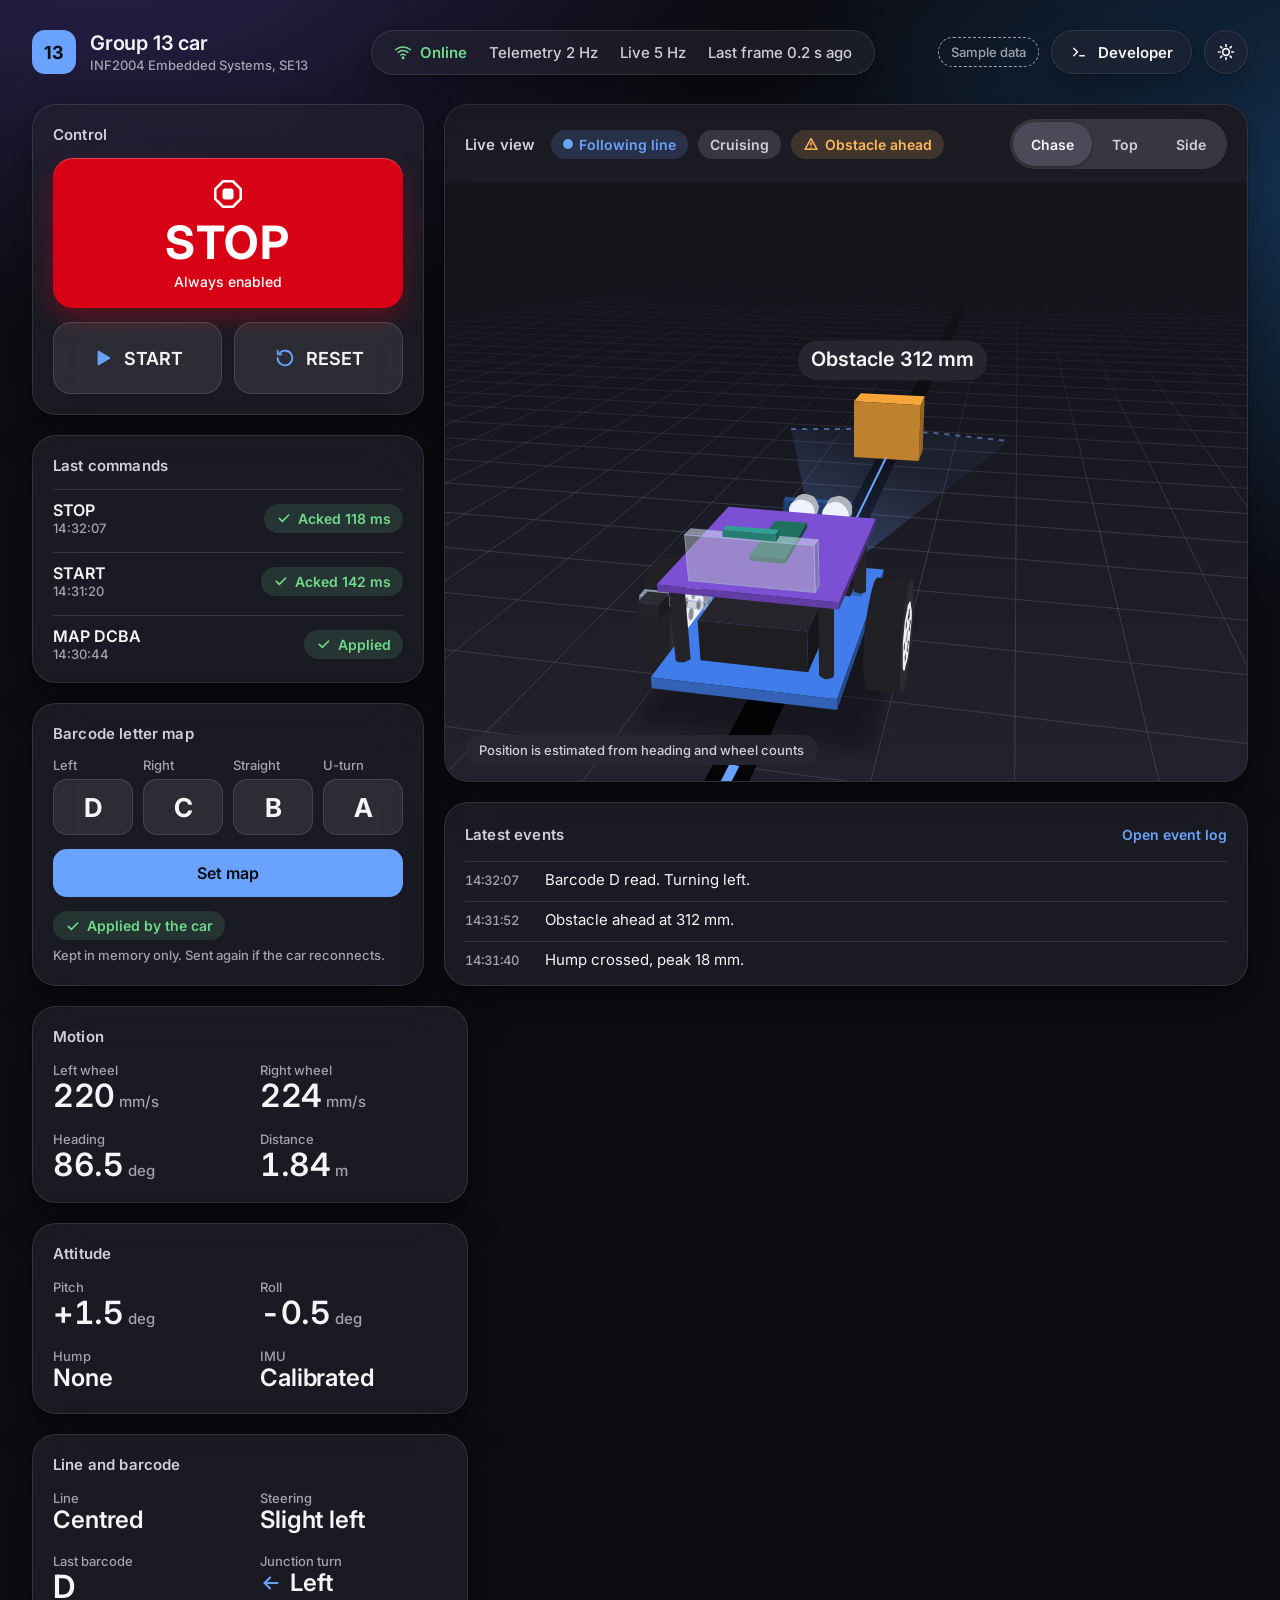
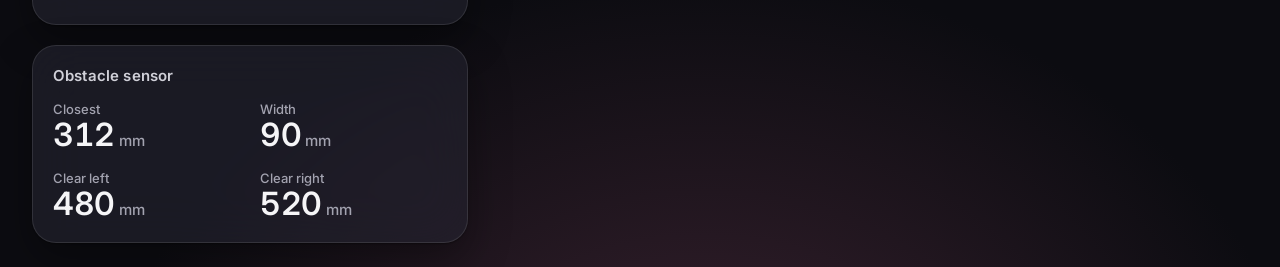
<file: docs/ui/mockup/s1_mockup_dark.html>
<!doctype html>
<html lang="en">
<head>
<meta charset="utf-8">
<title>S1 dashboard, dark</title>

</head>
<body>
<div>
<helmet>
<link rel="stylesheet" href="https://fonts.googleapis.com/css2?family=Inter:wght@400;500;600;700&display=swap">
<style>
body{margin:0}
.dash{font-family:Inter,-apple-system,"SF Pro Text","Segoe UI",system-ui,sans-serif;-webkit-font-smoothing:antialiased}
.dash *{box-sizing:border-box}
.dash button,.dash input{font-family:inherit}
.dash button{cursor:pointer}
.dash button:focus-visible,.dash input:focus-visible{outline:3px solid var(--accent);outline-offset:2px}
.card{background:var(--glass);-webkit-backdrop-filter:blur(26px) saturate(1.5);backdrop-filter:blur(26px) saturate(1.5);border:1px solid var(--stroke);border-radius:24px;box-shadow:var(--shadow);padding:20px}
.h2{margin:0;font-size:15px;font-weight:600;color:var(--ink2);letter-spacing:.01em}
.lab{font-size:13px;font-weight:500;color:var(--ink3)}
.val{font-size:32px;font-weight:600;line-height:1.1;letter-spacing:-.01em;font-variant-numeric:tabular-nums}
.valt{font-size:24px;font-weight:600;line-height:1.2;letter-spacing:-.005em}
.unit{font-size:15px;font-weight:500;color:var(--ink3);margin-left:4px}
.chip{display:inline-flex;align-items:center;gap:6px;padding:6px 12px;border-radius:999px;font-size:14px;font-weight:600;white-space:nowrap}
.seg{appearance:none;border:0;background:transparent;color:var(--ink2);font-size:14px;font-weight:600;min-height:44px;padding:0 18px;border-radius:999px}
.seg[aria-pressed="true"]{background:var(--seg-on);color:var(--ink);box-shadow:0 1px 3px rgba(0,0,0,.35)}
</style>
</helmet>
<div class="dash" style="--ink:#f5f5f7;--ink2:#d0d0d8;--ink3:#a3a3b0;--glass:rgba(36,36,48,0.62);--solid:#1b1b24;--seg-on:#4a4a58;--solid-btn:rgba(255,255,255,0.08);--stroke:rgba(255,255,255,0.10);--hair:rgba(255,255,255,0.12);--shadow:0 1px 2px rgba(0,0,0,0.4),0 16px 40px rgba(0,0,0,0.35);--ok:#6fd98c;--ok-soft:rgba(111,217,140,0.14);--warn:#ffb85c;--warn-soft:rgba(255,184,92,0.16);--floor-near:#23232f;--floor-far:#14141b;--grid:#5d5d7a;--line:#050507;--sshadow:#000000;--chip:rgba(40,40,52,0.92);min-height:100vh;color:var(--ink);background:radial-gradient(1100px 700px at 8% -5%,#2a2350 0%,rgba(42,35,80,0) 60%),radial-gradient(900px 700px at 100% 10%,#13304f 0%,rgba(19,48,79,0) 60%),radial-gradient(1000px 800px at 55% 110%,#3a2230 0%,rgba(58,34,48,0) 60%),#0c0c11">
<div style="display: contents; --accent: #6aa3ff">
<div style="min-height: 100vh; padding: 20px 32px 24px; display: flex; flex-direction: column; gap: 20px">

<header style="display: flex; flex-wrap: wrap; align-items: center; justify-content: space-between; gap: 16px; min-height: 64px">
<div style="display: flex; align-items: center; gap: 14px">
<div style="width: 44px; height: 44px; border-radius: 13px; background: var(--accent); color: #0b0b10; display: flex; align-items: center; justify-content: center; font-size: 18px; font-weight: 700">13</div>
<div style="display: flex; flex-direction: column; gap: 2px">
<div style="font-size: 20px; font-weight: 600; letter-spacing: -.01em">Group 13 car</div>
<div class="lab">INF2004 Embedded Systems, SE13</div>
</div>
</div>

<div class="card" style="display: flex; flex-wrap: wrap; align-items: center; gap: 10px 22px; padding: 12px 22px; border-radius: 999px; font-size: 15px; font-weight: 500">
<span style="display: inline-flex; align-items: center; gap: 8px; font-weight: 600; color: var(--ok)">
<svg width="18" height="18" viewBox="0 0 24 24" fill="none" stroke="currentColor" stroke-width="2" stroke-linecap="round" stroke-linejoin="round" aria-hidden="true"><path d="M2 9a15 15 0 0 1 20 0"></path><path d="M5.5 12.5a10 10 0 0 1 13 0"></path><path d="M9 16a5 5 0 0 1 6 0"></path><circle cx="12" cy="19.5" r="1"></circle></svg>
Online
</span>
<span style="color: var(--ink2)">Telemetry 2 Hz</span>
<span style="color: var(--ink2)">Live 5 Hz</span>
<span style="color: var(--ink2)">Last frame 0.2 s ago</span>
</div>

<div style="display: flex; align-items: center; gap: 12px">
<span class="chip" style="border: 1px dashed var(--ink3); color: var(--ink3); font-weight: 500; font-size: 13px">Sample data</span>
<button type="button" class="card" style="display: inline-flex; align-items: center; gap: 10px; min-height: 44px; padding: 0 18px; border-radius: 999px; font-size: 15px; font-weight: 600; color: var(--ink)">
<svg width="18" height="18" viewBox="0 0 24 24" fill="none" stroke="currentColor" stroke-width="2" stroke-linecap="round" stroke-linejoin="round" aria-hidden="true"><path d="M5 7l5 5-5 5"></path><path d="M13 17h6"></path></svg>
Developer
</button>
<button type="button" aria-label="Switch to light mode" class="card" style="width: 44px; height: 44px; padding: 0; border-radius: 999px; display: inline-flex; align-items: center; justify-content: center; color: var(--ink)">
<svg width="20" height="20" viewBox="0 0 24 24" fill="none" stroke="currentColor" stroke-width="2" stroke-linecap="round" stroke-linejoin="round" aria-hidden="true"><circle cx="12" cy="12" r="4"></circle><path d="M12 3v2"></path><path d="M12 19v2"></path><path d="M3 12h2"></path><path d="M19 12h2"></path><path d="M5.6 5.6l1.4 1.4"></path><path d="M17 17l1.4 1.4"></path><path d="M18.4 5.6L17 7"></path><path d="M7 17l-1.4 1.4"></path></svg>
</button>
</div>
</header>

<main style="flex: 1; display: flex; flex-wrap: wrap; gap: 20px; align-items: stretch">

<div style="flex: 1 1 392px; max-width: 392px; display: flex; flex-direction: column; gap: 20px">

<section class="card" aria-labelledby="h-control" style="display: flex; flex-direction: column; gap: 14px">
<h2 class="h2" id="h-control">Control</h2>
<button type="button" style="appearance: none; border: 0; width: 100%; min-height: 150px; border-radius: 20px; background: #d70015; color: #ffffff; display: flex; flex-direction: column; align-items: center; justify-content: center; gap: 8px; box-shadow: 0 10px 24px rgba(215,0,21,.35), inset 0 1px 0 rgba(255,255,255,.25)">
<svg width="34" height="34" viewBox="0 0 24 24" fill="none" stroke="currentColor" stroke-width="1.8" stroke-linecap="round" stroke-linejoin="round" aria-hidden="true"><path d="M8.5 3h7L21 8.5v7L15.5 21h-7L3 15.5v-7z"></path><rect x="9" y="9" width="6" height="6" rx="1" fill="currentColor"></rect></svg>
<span style="font-size: 46px; font-weight: 700; letter-spacing: .04em; line-height: 1">STOP</span>
<span style="font-size: 14px; font-weight: 500">Always enabled</span>
</button>
<div style="display: grid; grid-template-columns: repeat(2, minmax(0, 1fr)); gap: 12px">
<button type="button" style="appearance: none; min-height: 72px; border-radius: 18px; background: var(--solid-btn); border: 1px solid var(--hair); color: var(--ink); font-size: 18px; font-weight: 600; display: flex; align-items: center; justify-content: center; gap: 10px">
<svg width="22" height="22" viewBox="0 0 24 24" fill="currentColor" stroke="currentColor" stroke-width="1.8" stroke-linejoin="round" aria-hidden="true" style="color: var(--accent)"><path d="M7 5l12 7-12 7z"></path></svg>
START
</button>
<button type="button" style="appearance: none; min-height: 72px; border-radius: 18px; background: var(--solid-btn); border: 1px solid var(--hair); color: var(--ink); font-size: 18px; font-weight: 600; display: flex; align-items: center; justify-content: center; gap: 10px">
<svg width="22" height="22" viewBox="0 0 24 24" fill="none" stroke="currentColor" stroke-width="2" stroke-linecap="round" stroke-linejoin="round" aria-hidden="true" style="color: var(--accent)"><path d="M4 12a8 8 0 1 0 2.5-5.8"></path><path d="M4 4v4h4"></path></svg>
RESET
</button>
</div>
</section>

<section class="card" aria-labelledby="h-cmds" style="display: flex; flex-direction: column; gap: 6px">
<h2 class="h2" id="h-cmds" style="margin-bottom: 8px">Last commands</h2>
<div style="display: flex; align-items: center; justify-content: space-between; gap: 12px; padding: 10px 0; border-top: 1px solid var(--hair)">
<div><div style="font-size: 16px; font-weight: 600">STOP</div><div class="lab">14:32:07</div></div>
<span class="chip" style="background: var(--ok-soft); color: var(--ok)"><svg width="16" height="16" viewBox="0 0 24 24" fill="none" stroke="currentColor" stroke-width="2.4" stroke-linecap="round" stroke-linejoin="round" aria-hidden="true"><path d="M5 12.5l4.5 4.5L19 7.5"></path></svg>Acked 118 ms</span>
</div>
<div style="display: flex; align-items: center; justify-content: space-between; gap: 12px; padding: 10px 0; border-top: 1px solid var(--hair)">
<div><div style="font-size: 16px; font-weight: 600">START</div><div class="lab">14:31:20</div></div>
<span class="chip" style="background: var(--ok-soft); color: var(--ok)"><svg width="16" height="16" viewBox="0 0 24 24" fill="none" stroke="currentColor" stroke-width="2.4" stroke-linecap="round" stroke-linejoin="round" aria-hidden="true"><path d="M5 12.5l4.5 4.5L19 7.5"></path></svg>Acked 142 ms</span>
</div>
<div style="display: flex; align-items: center; justify-content: space-between; gap: 12px; padding: 10px 0 0; border-top: 1px solid var(--hair)">
<div><div style="font-size: 16px; font-weight: 600">MAP DCBA</div><div class="lab">14:30:44</div></div>
<span class="chip" style="background: var(--ok-soft); color: var(--ok)"><svg width="16" height="16" viewBox="0 0 24 24" fill="none" stroke="currentColor" stroke-width="2.4" stroke-linecap="round" stroke-linejoin="round" aria-hidden="true"><path d="M5 12.5l4.5 4.5L19 7.5"></path></svg>Applied</span>
</div>
</section>

<section class="card" aria-labelledby="h-map" style="flex: 1; display: flex; flex-direction: column; gap: 14px">
<h2 class="h2" id="h-map">Barcode letter map</h2>
<div style="display: grid; grid-template-columns: repeat(4, minmax(0, 1fr)); gap: 10px">
<div style="display: flex; flex-direction: column; gap: 6px"><label class="lab" for="m-left">Left</label><input id="m-left" value="D" maxlength="1" style="width: 100%; height: 56px; text-align: center; font-size: 26px; font-weight: 700; border-radius: 14px; border: 1px solid var(--hair); background: var(--solid-btn); color: var(--ink)"></div>
<div style="display: flex; flex-direction: column; gap: 6px"><label class="lab" for="m-right">Right</label><input id="m-right" value="C" maxlength="1" style="width: 100%; height: 56px; text-align: center; font-size: 26px; font-weight: 700; border-radius: 14px; border: 1px solid var(--hair); background: var(--solid-btn); color: var(--ink)"></div>
<div style="display: flex; flex-direction: column; gap: 6px"><label class="lab" for="m-straight">Straight</label><input id="m-straight" value="B" maxlength="1" style="width: 100%; height: 56px; text-align: center; font-size: 26px; font-weight: 700; border-radius: 14px; border: 1px solid var(--hair); background: var(--solid-btn); color: var(--ink)"></div>
<div style="display: flex; flex-direction: column; gap: 6px"><label class="lab" for="m-uturn">U-turn</label><input id="m-uturn" value="A" maxlength="1" style="width: 100%; height: 56px; text-align: center; font-size: 26px; font-weight: 700; border-radius: 14px; border: 1px solid var(--hair); background: var(--solid-btn); color: var(--ink)"></div>
</div>
<button type="button" style="appearance: none; border: 0; width: 100%; min-height: 48px; border-radius: 14px; background: var(--accent); color: #0b0b10; font-size: 16px; font-weight: 600">Set map</button>
<div style="display: flex; flex-direction: column; gap: 6px">
<span class="chip" style="align-self: flex-start; background: var(--ok-soft); color: var(--ok)"><svg width="16" height="16" viewBox="0 0 24 24" fill="none" stroke="currentColor" stroke-width="2.4" stroke-linecap="round" stroke-linejoin="round" aria-hidden="true"><path d="M5 12.5l4.5 4.5L19 7.5"></path></svg>Applied by the car</span>
<div class="lab" style="line-height: 1.45">Kept in memory only. Sent again if the car reconnects.</div>
</div>
</section>
</div>

<div style="flex: 999 1 520px; min-width: 0; display: flex; flex-direction: column; gap: 20px">

<section aria-labelledby="h-view" style="flex: 1; min-height: 420px; display: flex; flex-direction: column; overflow: hidden; border-radius: 24px; background: var(--solid); border: 1px solid var(--stroke); box-shadow: var(--shadow)">
<div style="display: flex; flex-wrap: wrap; align-items: center; justify-content: space-between; gap: 12px; padding: 14px 20px">
<div style="display: flex; flex-wrap: wrap; align-items: center; gap: 10px">
<h2 class="h2" id="h-view" style="margin-right: 6px">Live view</h2>
<span class="chip" style="background: color-mix(in srgb, var(--accent) 16%, transparent); color: var(--accent)"><svg width="10" height="10" viewBox="0 0 10 10" aria-hidden="true"><circle cx="5" cy="5" r="5" fill="currentColor"></circle></svg>Following line</span>
<span class="chip" style="background: var(--hair); color: var(--ink2)">Cruising</span>
<span class="chip" style="background: var(--warn-soft); color: var(--warn)"><svg width="16" height="16" viewBox="0 0 24 24" fill="none" stroke="currentColor" stroke-width="2.2" stroke-linecap="round" stroke-linejoin="round" aria-hidden="true"><path d="M12 4l9 16H3z"></path><path d="M12 10v4"></path><path d="M12 17.5v.01"></path></svg>Obstacle ahead</span>
</div>
<div role="group" aria-label="Camera view" style="display: flex; gap: 2px; padding: 3px; border-radius: 999px; background: var(--hair)">
<button type="button" class="seg" aria-pressed="true">Chase</button>
<button type="button" class="seg" aria-pressed="false">Top</button>
<button type="button" class="seg" aria-pressed="false">Side</button>
</div>
</div>
<div style="position: relative; flex: 1; min-height: 360px; background: var(--floor-far)">
<svg viewBox="0 0 1000 600" preserveAspectRatio="xMidYMid slice" role="img" aria-label="Stylised 3D view of the car on a black line, with an obstacle 312 millimetres ahead" style="position: absolute; left: 0; top: 0; width: 100%; height: 100%; display: block">
<defs>
<linearGradient id="floorg" x1="0" y1="1" x2="0" y2="0"><stop offset="0" style="stop-color:var(--floor-near)"></stop><stop offset="1" style="stop-color:var(--floor-far)"></stop></linearGradient>
<linearGradient id="coneg" gradientUnits="userSpaceOnUse" x1="476" y1="405" x2="540" y2="276"><stop offset="0" style="stop-color:var(--accent)" stop-opacity="0.34"></stop><stop offset="1" style="stop-color:var(--accent)" stop-opacity="0.06"></stop></linearGradient>
<linearGradient id="fade" x1="0" y1="90" x2="0" y2="330" gradientUnits="userSpaceOnUse"><stop offset="0" style="stop-color:var(--floor-far)"></stop><stop offset="1" style="stop-color:var(--floor-far)" stop-opacity="0"></stop></linearGradient>
<filter id="blur" x="-30%" y="-30%" width="160%" height="160%"><feGaussianBlur stdDeviation="9"></feGaussianBlur></filter>
</defs>
<rect x="0" y="95" width="1000" height="505" fill="url(#floorg)"></rect>
<path d="M-1416 542L329 97M-1345 558L349 97M-1268 575L369 98M-1187 593L389 98M-1101 612L410 99M-1008 632L431 99M-910 654L451 99M-804 678L473 100M-690 703L494 100M-567 730L515 101M-434 760L537 101M-289 792L559 102M-132 826L581 102M40 865L604 103M229 906L626 103M437 952L649 104M667 1004L672 104M924 1060L696 105M1212 1124L719 105M1538 1196L743 106M1908 1279L767 106M2334 1373L792 107M2828 1482L816 107M3408 1611L841 108M4098 1764L866 108M-1447 497L10631 2981M-1198 440L6177 1652M-1001 395L4476 1144M-842 358L3578 876M-711 328L3023 711M-600 302L2646 598M-506 281L2373 517M-425 262L2167 455M-354 246L2005 407M-292 231L1875 368M-237 219L1768 336M-188 207L1678 309M-144 197L1603 287M-104 188L1537 267M-68 180L1480 250M-35 172L1431 235M-5 165L1387 222M23 159L1348 211M48 153L1313 200M72 148L1281 191M94 143L1252 182M114 138L1226 174M133 134L1202 167M151 129L1181 161M167 126L1160 155M183 122L1142 149M197 119L1125 144" fill="none" style="stroke:var(--grid)" stroke-opacity="0.45" stroke-width="1"></path>
<polygon points="198,899 260,913 630,103 623,103" style="fill:var(--line)"></polygon>
<polygon points="371,607 381,609 393,585 383,583" style="fill:var(--accent)"></polygon>
<rect x="0" y="0" width="1000" height="600" fill="url(#fade)"></rect>
<polygon points="477,405 445,247 464,247 482,247 500,247 518,247 536,248 554,248 572,250 590,251 609,253 627,255 645,257 664,259" fill="url(#coneg)"></polygon>
<polyline points="445,247 464,247 482,247 500,247 518,247 536,248 554,248 572,250 590,251 609,253 627,255 645,257 664,259" fill="none" style="stroke:var(--accent)" stroke-opacity="0.55" stroke-width="2" stroke-dasharray="5 6"></polyline>
<polygon points="287,540 524,571 563,424 384,407" style="fill:var(--sshadow)" fill-opacity="0.32" filter="url(#blur)"></polygon>
<polygon points="508,219 575,223 579,214 515,211" fill="#f6a53b"></polygon>
<polygon points="573,279 577,268 579,214 575,223" fill="#966523"></polygon>
<polygon points="508,275 573,279 575,223 508,219" fill="#c0812e"></polygon>
<line x1="477" y1="405" x2="540" y2="276" style="stroke:var(--accent)" stroke-width="2"></line>
<polygon points="290,440 292,422 296,405 302,391 309,381 316,376 347,379 353,380 358,386 362,395 364,408 364,423 362,439 359,454 354,468 348,478 342,485 336,487 305,483 298,479 294,470 291,456" fill="#202025"></polygon>
<polygon points="323,460 326,474 330,483 336,487 342,485 349,478 354,468 359,454 362,439 364,423 364,408 362,395 358,385 353,380 347,379 341,384 334,394 329,408 325,425 323,443" fill="#2b2b32"></polygon>
<polygon points="332,449 333,457 336,463 339,466 343,465 347,461 351,455 354,446 356,437 357,427 357,417 355,409 353,403 350,400 346,400 342,403 338,409 335,418 333,428 332,439" fill="#f2f2f6"></polygon>
<polygon points="335,445 336,448 337,448 339,444 339,440 338,437 336,437 335,441" fill="#3a3a44"></polygon>
<polygon points="340,456 341,459 343,458 344,454 344,450 343,447 342,448 340,451" fill="#3a3a44"></polygon>
<polygon points="348,446 348,448 350,448 351,444 352,440 351,437 349,438 348,441" fill="#3a3a44"></polygon>
<polygon points="350,426 351,428 353,428 354,425 354,420 353,417 352,418 350,421" fill="#3a3a44"></polygon>
<polygon points="345,415 346,418 348,417 349,414 349,409 348,406 347,407 345,410" fill="#3a3a44"></polygon>
<polygon points="337,424 338,427 340,427 341,423 342,419 341,416 339,416 338,420" fill="#3a3a44"></polygon>
<polygon points="342,436 343,438 344,439 346,437 347,433 347,429 346,427 345,426 343,428 342,432" fill="#8d8d99"></polygon>
<polygon points="304,496 491,518 538,388 395,376" fill="#407dea"></polygon>
<polygon points="491,529 537,398 538,388 491,518" fill="#274c8e"></polygon>
<polygon points="305,507 491,529 491,518 304,496" fill="#3261b6"></polygon>
<polygon points="422,398 516,406 518,401 425,393" fill="#407dea"></polygon>
<polygon points="516,415 518,410 518,401 516,406" fill="#274c8e"></polygon>
<polygon points="422,406 516,415 516,406 422,398" fill="#3261b6"></polygon>
<polygon points="438,395 460,397 464,389 443,387" fill="#2c2c33"></polygon>
<polygon points="460,411 465,402 464,389 460,397" fill="#1b1b1f"></polygon>
<polygon points="438,409 460,411 460,397 438,395" fill="#222228"></polygon>
<polygon points="482,399 504,401 508,392 486,390" fill="#2c2c33"></polygon>
<polygon points="504,415 508,406 508,392 504,401" fill="#1b1b1f"></polygon>
<polygon points="482,413 504,415 504,401 482,399" fill="#222228"></polygon>
<polygon points="444,347 485,350 491,338 452,335" fill="#3b70d3"></polygon>
<polygon points="485,384 492,371 491,338 485,350" fill="#234480"></polygon>
<polygon points="445,380 485,384 485,350 444,347" fill="#2e58a5"></polygon>
<polygon points="437,319 505,323 507,320 439,315" fill="#2a5091"></polygon>
<polygon points="505,353 507,350 507,320 505,323" fill="#1a3058"></polygon>
<polygon points="438,348 505,353 505,323 437,319" fill="#213e71"></polygon>
<polygon points="443,330 443,326 445,322 450,316 452,314 456,312 460,312 464,313 468,315 470,318 472,322 473,325 472,329 471,332 467,339 464,341 460,343 456,343 452,342 448,340 446,337 444,334" fill="#afb3bb"></polygon>
<polygon points="469,332 469,335 467,339 464,341 460,343 456,343 452,342 448,340 446,337 444,334 443,330 443,326 445,322 448,320 452,318 456,318 460,319 464,321 467,324 468,328" fill="#eef2fe"></polygon>
<polygon points="476,332 477,328 479,325 482,319 485,316 489,315 493,314 497,315 501,317 504,320 506,324 506,328 506,332 502,338 500,341 497,344 494,345 490,346 486,345 482,343 479,340 477,336" fill="#afb3bb"></polygon>
<polygon points="503,334 502,338 500,341 497,344 494,345 490,346 485,345 482,343 479,340 477,336 476,332 477,328 479,325 482,322 485,321 489,320 494,321 497,323 500,326 502,330" fill="#eef2fe"></polygon>
<polygon points="293,414 360,421 365,415 298,408" fill="#e2eaf6" fill-opacity="0.55" stroke="#9fb2d6" stroke-width="1" stroke-opacity="0.7"></polygon>
<polygon points="361,428 365,422 365,415 360,421" fill="#8a8e96" fill-opacity="0.55" stroke="#9fb2d6" stroke-width="1" stroke-opacity="0.7"></polygon>
<polygon points="293,422 361,428 360,421 293,414" fill="#b1b6c0" fill-opacity="0.55" stroke="#9fb2d6" stroke-width="1" stroke-opacity="0.7"></polygon>
<polygon points="290,421 312,423 322,412 301,410" fill="#2c2c33"></polygon>
<polygon points="313,439 323,427 322,412 312,423" fill="#1b1b1f"></polygon>
<polygon points="292,437 313,439 312,423 290,421" fill="#222228"></polygon>
<polygon points="351,439 461,450 485,400 386,391" fill="#25252b"></polygon>
<polygon points="462,491 485,438 485,400 461,450" fill="#16161a"></polygon>
<polygon points="354,479 462,491 461,450 351,439" fill="#1d1d22"></polygon>
<polygon points="322,407 323,406 324,405 326,404 328,403 331,403 333,403 335,404 337,404 338,405 338,406 344,477 344,478 342,479 340,480 338,481 336,481 334,481 332,481 330,480 329,479 329,478 322,408" fill="#232328"></polygon>
<polygon points="333,403 331,403 328,403 326,404 324,405 323,406 322,407 323,408 323,409 325,410 327,410 330,410 332,410 334,409 336,408 337,407 338,406 338,405 337,404 335,403" fill="#303037"></polygon>
<polygon points="384,337 384,336 385,336 387,335 388,335 390,334 392,334 394,335 396,335 396,336 397,336 400,397 400,398 399,399 397,400 396,400 394,400 392,400 390,400 389,400 388,399 388,398" fill="#232328"></polygon>
<polygon points="392,334 390,334 388,335 387,335 385,336 384,336 384,337 384,338 385,338 387,339 388,339 390,339 392,339 394,338 395,338 396,337 397,336 396,336 396,335 394,335" fill="#303037"></polygon>
<polygon points="472,421 472,420 473,419 474,418 477,417 479,417 482,417 484,418 486,418 487,419 488,420 488,493 488,494 487,496 486,497 484,497 481,498 479,498 477,497 475,496 474,495 473,494" fill="#232328"></polygon>
<polygon points="481,417 479,417 477,417 475,418 473,419 472,420 472,421 472,422 474,423 476,424 478,425 481,425 483,424 485,424 487,423 488,422 488,420 487,419 486,418 484,418" fill="#303037"></polygon>
<polygon points="508,408 508,347 508,346 509,345 510,344 512,344 514,344 516,344 518,344 519,345 520,345 521,346 521,347 520,409 520,410 519,411 517,411 515,412 513,412 511,411 510,411 508,410 508,409" fill="#232328"></polygon>
<polygon points="516,344 514,344 512,344 510,345 509,345 508,346 508,347 509,347 510,348 512,349 513,349 516,349 518,349 519,348 520,348 521,347 521,346 521,345 519,345 518,344" fill="#303037"></polygon>
<polygon points="310,403 493,421 530,337 382,325" fill="#7c50d3"></polygon>
<polygon points="493,428 530,342 530,337 493,421" fill="#4b3080"></polygon>
<polygon points="311,410 493,428 493,421 310,403" fill="#603ea5"></polygon>
<polygon points="403,374 439,377 461,341 429,339" fill="#1f705c"></polygon>
<polygon points="439,382 461,346 461,341 439,377" fill="#134438"></polygon>
<polygon points="404,379 439,382 439,377 403,374" fill="#185848"></polygon>
<polygon points="338,353 468,364 472,358 344,347" fill="#eaf0fb" fill-opacity="0.5" stroke="#9fb2d6" stroke-width="1" stroke-opacity="0.7"></polygon>
<polygon points="469,411 473,404 472,358 468,364" fill="#8e9299" fill-opacity="0.5" stroke="#9fb2d6" stroke-width="1" stroke-opacity="0.7"></polygon>
<polygon points="342,399 469,411 468,364 338,353" fill="#b6bbc4" fill-opacity="0.5" stroke="#9fb2d6" stroke-width="1" stroke-opacity="0.7"></polygon>
<polygon points="376,348 429,353 433,348 380,344" fill="#2fa091"></polygon>
<polygon points="430,360 433,355 433,348 429,353" fill="#1d6158"></polygon>
<polygon points="376,355 430,360 429,353 376,348" fill="#257d71"></polygon>
<polygon points="517,481 518,463 519,445 522,427 525,412 528,401 531,396 565,399 567,399 568,404 568,414 568,428 567,443 566,460 564,476 562,491 560,502 558,510 556,512 521,508 519,504 518,495" fill="#202025"></polygon>
<polygon points="554,485 554,499 554,508 556,512 558,510 560,502 562,491 564,476 566,460 567,443 568,428 568,414 568,404 567,399 565,399 563,404 561,415 558,430 556,448 555,467" fill="#2b2b32"></polygon>
<polygon points="557,473 557,482 557,487 558,490 559,489 560,484 562,477 563,468 564,458 565,447 566,437 566,429 565,423 565,420 564,420 562,424 561,430 559,440 558,451 557,462" fill="#f2f2f6"></polygon>
<polygon points="558,469 558,472 558,471 559,467 559,462 559,459 559,460 558,464" fill="#3a3a44"></polygon>
<polygon points="559,479 559,482 559,481 560,478 560,473 560,470 560,471 559,475" fill="#3a3a44"></polygon>
<polygon points="561,468 561,471 562,470 562,466 563,462 563,459 562,460 562,463" fill="#3a3a44"></polygon>
<polygon points="563,447 563,450 564,449 564,445 565,441 565,438 564,439 564,442" fill="#3a3a44"></polygon>
<polygon points="562,436 562,439 563,438 564,435 564,430 564,427 563,428 563,431" fill="#3a3a44"></polygon>
<polygon points="560,447 560,450 560,449 561,445 561,440 561,437 561,438 560,442" fill="#3a3a44"></polygon>
<polygon points="560,458 560,461 561,461 561,459 562,455 562,451 562,448 562,448 561,450 561,454" fill="#8d8d99"></polygon>
<rect x="452" y="158" width="190" height="40" rx="20" style="fill:var(--chip)"></rect>
<text x="547" y="184" text-anchor="middle" font-size="20" font-weight="600" font-family="Inter, system-ui, sans-serif" style="fill:var(--ink)">Obstacle 312 mm</text>
</svg>
<div class="lab" style="position: absolute; left: 20px; bottom: 16px; padding: 7px 14px; border-radius: 999px; background: var(--chip); color: var(--ink2)">Position is estimated from heading and wheel counts</div>
</div>
</section>

<section class="card" aria-labelledby="h-ev" style="display: flex; flex-direction: column; gap: 4px; padding: 16px 20px">
<div style="display: flex; align-items: center; justify-content: space-between; gap: 12px; margin-bottom: 6px">
<h2 class="h2" id="h-ev">Latest events</h2>
<button type="button" style="appearance: none; border: 0; background: transparent; color: var(--accent); font-size: 14px; font-weight: 600; min-height: 32px; padding: 0">Open event log</button>
</div>
<div style="display: flex; gap: 16px; align-items: baseline; padding: 8px 0; border-top: 1px solid var(--hair)"><span class="lab" style="width: 64px; font-variant-numeric: tabular-nums">14:32:07</span><span style="font-size: 15px">Barcode D read. Turning left.</span></div>
<div style="display: flex; gap: 16px; align-items: baseline; padding: 8px 0; border-top: 1px solid var(--hair)"><span class="lab" style="width: 64px; font-variant-numeric: tabular-nums">14:31:52</span><span style="font-size: 15px">Obstacle ahead at 312 mm.</span></div>
<div style="display: flex; gap: 16px; align-items: baseline; padding: 8px 0 0; border-top: 1px solid var(--hair)"><span class="lab" style="width: 64px; font-variant-numeric: tabular-nums">14:31:40</span><span style="font-size: 15px">Hump crossed, peak 18 mm.</span></div>
</section>
</div>

<div style="flex: 1 1 436px; max-width: 436px; display: flex; flex-direction: column; gap: 20px">

<section class="card" aria-labelledby="h-motion" style="flex: 1; display: flex; flex-direction: column; gap: 16px">
<h2 class="h2" id="h-motion">Motion</h2>
<div style="display: grid; grid-template-columns: repeat(2, minmax(0, 1fr)); gap: 18px 20px">
<div><div class="lab">Left wheel</div><div><span class="val">220</span><span class="unit">mm/s</span></div></div>
<div><div class="lab">Right wheel</div><div><span class="val">224</span><span class="unit">mm/s</span></div></div>
<div><div class="lab">Heading</div><div><span class="val">86.5</span><span class="unit">deg</span></div></div>
<div><div class="lab">Distance</div><div><span class="val">1.84</span><span class="unit">m</span></div></div>
</div>
</section>

<section class="card" aria-labelledby="h-att" style="flex: 1; display: flex; flex-direction: column; gap: 16px">
<h2 class="h2" id="h-att">Attitude</h2>
<div style="display: grid; grid-template-columns: repeat(2, minmax(0, 1fr)); gap: 18px 20px">
<div><div class="lab">Pitch</div><div><span class="val">+1.5</span><span class="unit">deg</span></div></div>
<div><div class="lab">Roll</div><div><span class="val">-0.5</span><span class="unit">deg</span></div></div>
<div><div class="lab">Hump</div><div class="valt">None</div></div>
<div><div class="lab">IMU</div><div class="valt">Calibrated</div></div>
</div>
</section>

<section class="card" aria-labelledby="h-line" style="flex: 1; display: flex; flex-direction: column; gap: 16px">
<h2 class="h2" id="h-line">Line and barcode</h2>
<div style="display: grid; grid-template-columns: repeat(2, minmax(0, 1fr)); gap: 18px 20px">
<div><div class="lab">Line</div><div class="valt">Centred</div></div>
<div><div class="lab">Steering</div><div class="valt">Slight left</div></div>
<div><div class="lab">Last barcode</div><div class="val">D</div></div>
<div><div class="lab">Junction turn</div><div class="valt" style="display: flex; align-items: center; gap: 8px"><svg width="22" height="22" viewBox="0 0 24 24" fill="none" stroke="currentColor" stroke-width="2.2" stroke-linecap="round" stroke-linejoin="round" aria-hidden="true" style="color: var(--accent)"><path d="M19 12H5"></path><path d="M11 6l-6 6 6 6"></path></svg>Left</div></div>
</div>
</section>

<section class="card" aria-labelledby="h-obs" style="flex: 1; display: flex; flex-direction: column; gap: 16px">
<h2 class="h2" id="h-obs">Obstacle sensor</h2>
<div style="display: grid; grid-template-columns: repeat(2, minmax(0, 1fr)); gap: 18px 20px">
<div><div class="lab">Closest</div><div><span class="val">312</span><span class="unit">mm</span></div></div>
<div><div class="lab">Width</div><div><span class="val">90</span><span class="unit">mm</span></div></div>
<div><div class="lab">Clear left</div><div><span class="val">480</span><span class="unit">mm</span></div></div>
<div><div class="lab">Clear right</div><div><span class="val">520</span><span class="unit">mm</span></div></div>
</div>
</section>
</div>

</main>
</div>
</div>
</div>
</div>

</body>
</html>
</file>
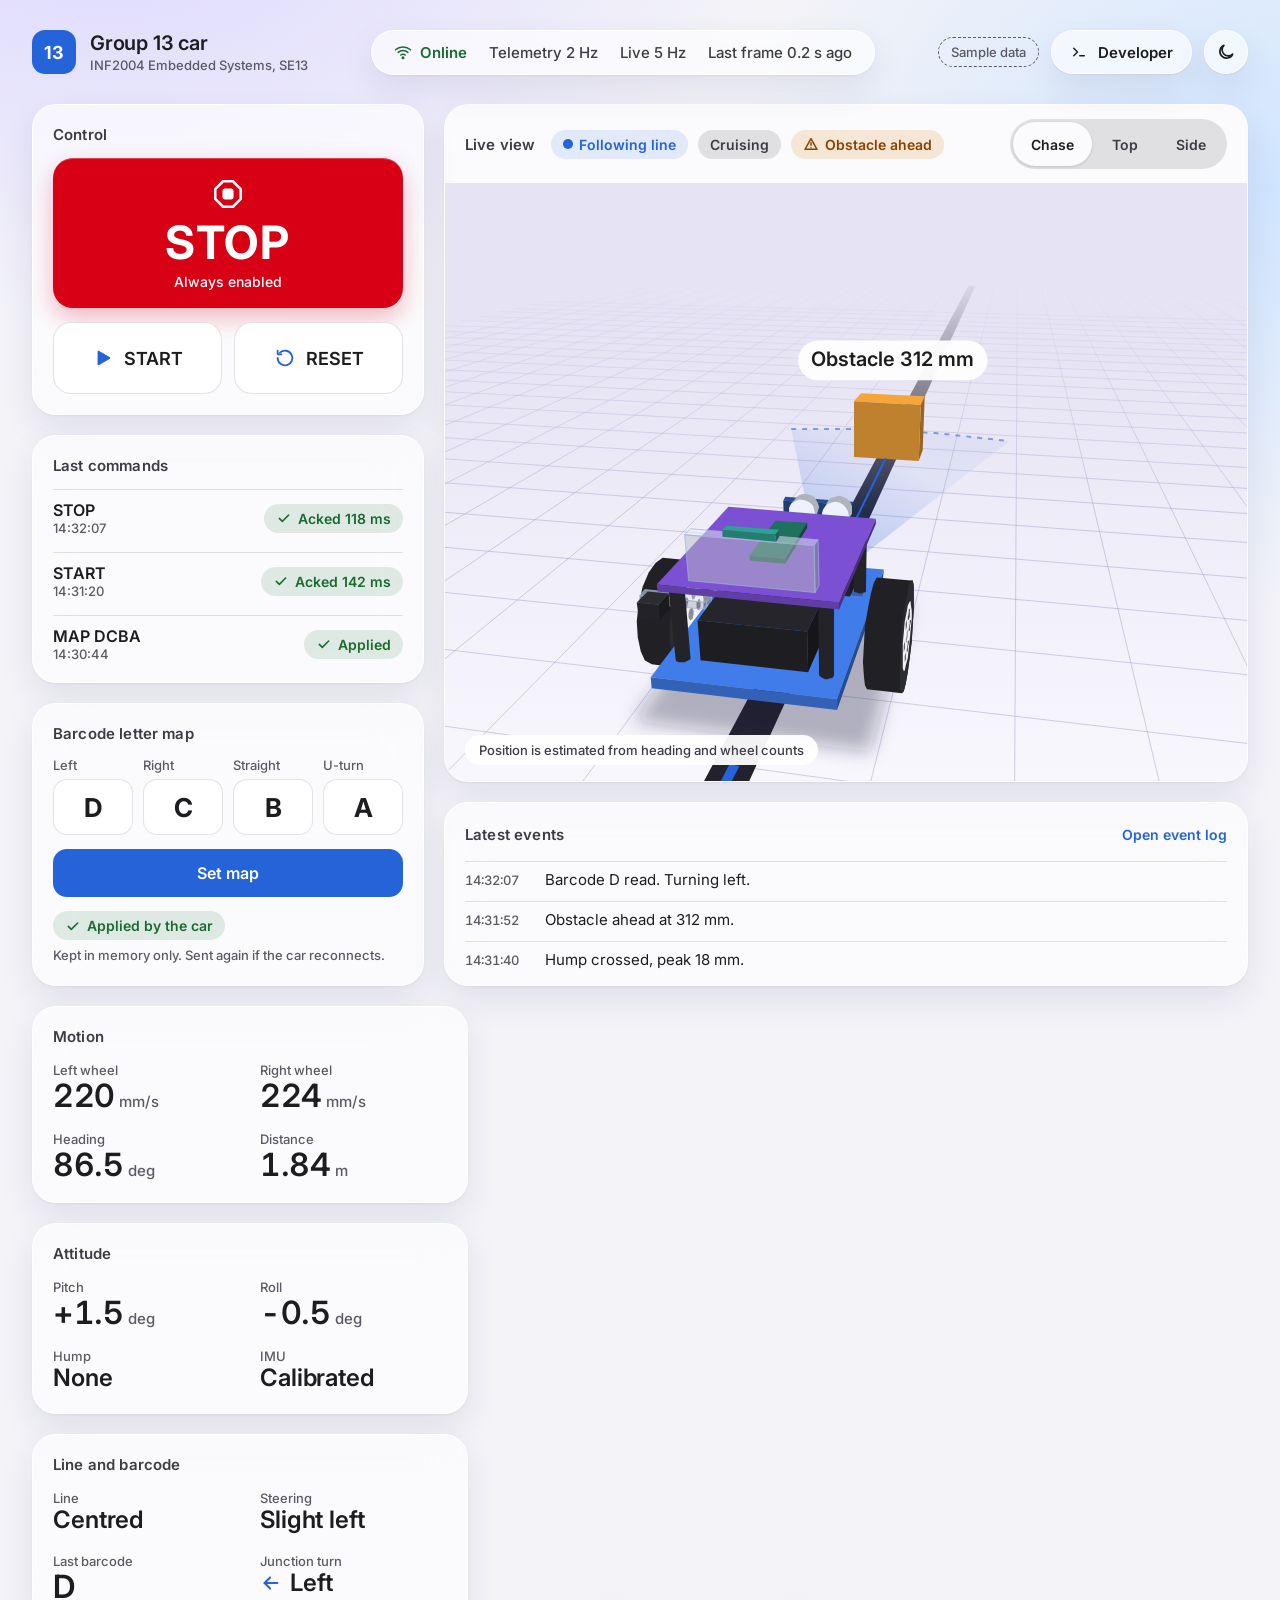
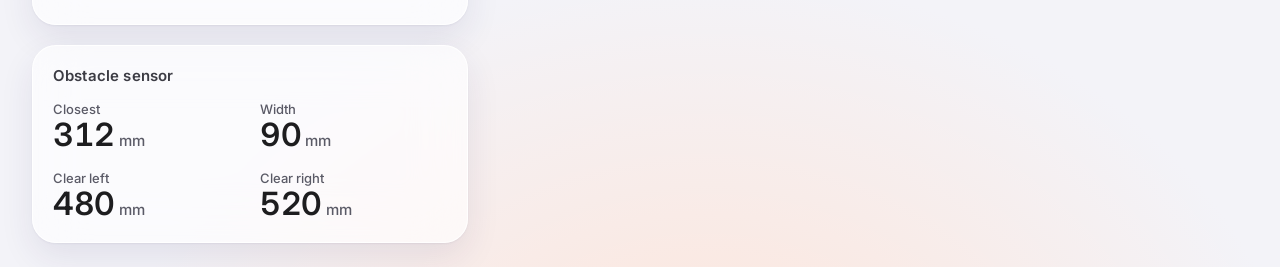
<file: docs/ui/mockup/s1_mockup_light.html>
<!doctype html>
<html lang="en">
<head>
<meta charset="utf-8">
<title>S1 dashboard, light</title>

</head>
<body>
<div>
<helmet>
<link rel="stylesheet" href="https://fonts.googleapis.com/css2?family=Inter:wght@400;500;600;700&display=swap">
<style>
body{margin:0}
.dash{font-family:Inter,-apple-system,"SF Pro Text","Segoe UI",system-ui,sans-serif;-webkit-font-smoothing:antialiased}
.dash *{box-sizing:border-box}
.dash button,.dash input{font-family:inherit}
.dash button{cursor:pointer}
.dash button:focus-visible,.dash input:focus-visible{outline:3px solid var(--accent);outline-offset:2px}
.card{background:var(--glass);-webkit-backdrop-filter:blur(26px) saturate(1.5);backdrop-filter:blur(26px) saturate(1.5);border:1px solid var(--stroke);border-radius:24px;box-shadow:var(--shadow);padding:20px}
.h2{margin:0;font-size:15px;font-weight:600;color:var(--ink2);letter-spacing:.01em}
.lab{font-size:13px;font-weight:500;color:var(--ink3)}
.val{font-size:32px;font-weight:600;line-height:1.1;letter-spacing:-.01em;font-variant-numeric:tabular-nums}
.valt{font-size:24px;font-weight:600;line-height:1.2;letter-spacing:-.005em}
.unit{font-size:15px;font-weight:500;color:var(--ink3);margin-left:4px}
.chip{display:inline-flex;align-items:center;gap:6px;padding:6px 12px;border-radius:999px;font-size:14px;font-weight:600;white-space:nowrap}
.seg{appearance:none;border:0;background:transparent;color:var(--ink2);font-size:14px;font-weight:600;min-height:44px;padding:0 18px;border-radius:999px}
.seg[aria-pressed="true"]{background:var(--solid);color:var(--ink);box-shadow:0 1px 3px rgba(0,0,0,.14)}
</style>
</helmet>
<div class="dash" style="--ink:#1d1d1f;--ink2:#3c3c44;--ink3:#5a5a66;--glass:rgba(255,255,255,0.64);--solid:#fbfbfe;--solid-btn:rgba(255,255,255,0.92);--stroke:rgba(255,255,255,0.85);--hair:rgba(29,29,31,0.12);--shadow:0 1px 2px rgba(40,30,90,0.06),0 14px 34px rgba(40,30,90,0.09);--ok:#1a6b2f;--ok-soft:rgba(26,107,47,0.12);--warn:#8a4200;--warn-soft:rgba(217,119,6,0.16);--floor-near:#f8f7fd;--floor-far:#e6e3f4;--grid:#9d97c4;--line:#23212e;--sshadow:#1b1540;--chip:rgba(255,255,255,0.94);min-height:100vh;color:var(--ink);background:radial-gradient(1100px 700px at 8% -5%,#ddd8ff 0%,rgba(221,216,255,0) 60%),radial-gradient(900px 700px at 100% 10%,#cfe5ff 0%,rgba(207,229,255,0) 60%),radial-gradient(1000px 800px at 55% 110%,#ffe3d6 0%,rgba(255,227,214,0) 60%),#f3f3f8">
<div style="display: contents; --accent: #2563d9">
<div style="min-height: 100vh; padding: 20px 32px 24px; display: flex; flex-direction: column; gap: 20px">

<header style="display: flex; flex-wrap: wrap; align-items: center; justify-content: space-between; gap: 16px; min-height: 64px">
<div style="display: flex; align-items: center; gap: 14px">
<div style="width: 44px; height: 44px; border-radius: 13px; background: var(--accent); color: #ffffff; display: flex; align-items: center; justify-content: center; font-size: 18px; font-weight: 700">13</div>
<div style="display: flex; flex-direction: column; gap: 2px">
<div style="font-size: 20px; font-weight: 600; letter-spacing: -.01em">Group 13 car</div>
<div class="lab">INF2004 Embedded Systems, SE13</div>
</div>
</div>

<div class="card" style="display: flex; flex-wrap: wrap; align-items: center; gap: 10px 22px; padding: 12px 22px; border-radius: 999px; font-size: 15px; font-weight: 500">
<span style="display: inline-flex; align-items: center; gap: 8px; font-weight: 600; color: var(--ok)">
<svg width="18" height="18" viewBox="0 0 24 24" fill="none" stroke="currentColor" stroke-width="2" stroke-linecap="round" stroke-linejoin="round" aria-hidden="true"><path d="M2 9a15 15 0 0 1 20 0"></path><path d="M5.5 12.5a10 10 0 0 1 13 0"></path><path d="M9 16a5 5 0 0 1 6 0"></path><circle cx="12" cy="19.5" r="1"></circle></svg>
Online
</span>
<span style="color: var(--ink2)">Telemetry 2 Hz</span>
<span style="color: var(--ink2)">Live 5 Hz</span>
<span style="color: var(--ink2)">Last frame 0.2 s ago</span>
</div>

<div style="display: flex; align-items: center; gap: 12px">
<span class="chip" style="border: 1px dashed var(--ink3); color: var(--ink3); font-weight: 500; font-size: 13px">Sample data</span>
<button type="button" class="card" style="display: inline-flex; align-items: center; gap: 10px; min-height: 44px; padding: 0 18px; border-radius: 999px; font-size: 15px; font-weight: 600; color: var(--ink)">
<svg width="18" height="18" viewBox="0 0 24 24" fill="none" stroke="currentColor" stroke-width="2" stroke-linecap="round" stroke-linejoin="round" aria-hidden="true"><path d="M5 7l5 5-5 5"></path><path d="M13 17h6"></path></svg>
Developer
</button>
<button type="button" aria-label="Switch to dark mode" class="card" style="width: 44px; height: 44px; padding: 0; border-radius: 999px; display: inline-flex; align-items: center; justify-content: center; color: var(--ink)">
<svg width="20" height="20" viewBox="0 0 24 24" fill="none" stroke="currentColor" stroke-width="2" stroke-linecap="round" stroke-linejoin="round" aria-hidden="true"><path d="M20 14.5A8 8 0 1 1 9.5 4a6.5 6.5 0 0 0 10.5 10.5z"></path></svg>
</button>
</div>
</header>

<main style="flex: 1; display: flex; flex-wrap: wrap; gap: 20px; align-items: stretch">

<div style="flex: 1 1 392px; max-width: 392px; display: flex; flex-direction: column; gap: 20px">

<section class="card" aria-labelledby="h-control" style="display: flex; flex-direction: column; gap: 14px">
<h2 class="h2" id="h-control">Control</h2>
<button type="button" style="appearance: none; border: 0; width: 100%; min-height: 150px; border-radius: 20px; background: #d70015; color: #ffffff; display: flex; flex-direction: column; align-items: center; justify-content: center; gap: 8px; box-shadow: 0 10px 24px rgba(215,0,21,.28), inset 0 1px 0 rgba(255,255,255,.25)">
<svg width="34" height="34" viewBox="0 0 24 24" fill="none" stroke="currentColor" stroke-width="1.8" stroke-linecap="round" stroke-linejoin="round" aria-hidden="true"><path d="M8.5 3h7L21 8.5v7L15.5 21h-7L3 15.5v-7z"></path><rect x="9" y="9" width="6" height="6" rx="1" fill="currentColor"></rect></svg>
<span style="font-size: 46px; font-weight: 700; letter-spacing: .04em; line-height: 1">STOP</span>
<span style="font-size: 14px; font-weight: 500">Always enabled</span>
</button>
<div style="display: grid; grid-template-columns: repeat(2, minmax(0, 1fr)); gap: 12px">
<button type="button" style="appearance: none; min-height: 72px; border-radius: 18px; background: var(--solid-btn); border: 1px solid var(--hair); color: var(--ink); font-size: 18px; font-weight: 600; display: flex; align-items: center; justify-content: center; gap: 10px">
<svg width="22" height="22" viewBox="0 0 24 24" fill="currentColor" stroke="currentColor" stroke-width="1.8" stroke-linejoin="round" aria-hidden="true" style="color: var(--accent)"><path d="M7 5l12 7-12 7z"></path></svg>
START
</button>
<button type="button" style="appearance: none; min-height: 72px; border-radius: 18px; background: var(--solid-btn); border: 1px solid var(--hair); color: var(--ink); font-size: 18px; font-weight: 600; display: flex; align-items: center; justify-content: center; gap: 10px">
<svg width="22" height="22" viewBox="0 0 24 24" fill="none" stroke="currentColor" stroke-width="2" stroke-linecap="round" stroke-linejoin="round" aria-hidden="true" style="color: var(--accent)"><path d="M4 12a8 8 0 1 0 2.5-5.8"></path><path d="M4 4v4h4"></path></svg>
RESET
</button>
</div>
</section>

<section class="card" aria-labelledby="h-cmds" style="display: flex; flex-direction: column; gap: 6px">
<h2 class="h2" id="h-cmds" style="margin-bottom: 8px">Last commands</h2>
<div style="display: flex; align-items: center; justify-content: space-between; gap: 12px; padding: 10px 0; border-top: 1px solid var(--hair)">
<div><div style="font-size: 16px; font-weight: 600">STOP</div><div class="lab">14:32:07</div></div>
<span class="chip" style="background: var(--ok-soft); color: var(--ok)"><svg width="16" height="16" viewBox="0 0 24 24" fill="none" stroke="currentColor" stroke-width="2.4" stroke-linecap="round" stroke-linejoin="round" aria-hidden="true"><path d="M5 12.5l4.5 4.5L19 7.5"></path></svg>Acked 118 ms</span>
</div>
<div style="display: flex; align-items: center; justify-content: space-between; gap: 12px; padding: 10px 0; border-top: 1px solid var(--hair)">
<div><div style="font-size: 16px; font-weight: 600">START</div><div class="lab">14:31:20</div></div>
<span class="chip" style="background: var(--ok-soft); color: var(--ok)"><svg width="16" height="16" viewBox="0 0 24 24" fill="none" stroke="currentColor" stroke-width="2.4" stroke-linecap="round" stroke-linejoin="round" aria-hidden="true"><path d="M5 12.5l4.5 4.5L19 7.5"></path></svg>Acked 142 ms</span>
</div>
<div style="display: flex; align-items: center; justify-content: space-between; gap: 12px; padding: 10px 0 0; border-top: 1px solid var(--hair)">
<div><div style="font-size: 16px; font-weight: 600">MAP DCBA</div><div class="lab">14:30:44</div></div>
<span class="chip" style="background: var(--ok-soft); color: var(--ok)"><svg width="16" height="16" viewBox="0 0 24 24" fill="none" stroke="currentColor" stroke-width="2.4" stroke-linecap="round" stroke-linejoin="round" aria-hidden="true"><path d="M5 12.5l4.5 4.5L19 7.5"></path></svg>Applied</span>
</div>
</section>

<section class="card" aria-labelledby="h-map" style="flex: 1; display: flex; flex-direction: column; gap: 14px">
<h2 class="h2" id="h-map">Barcode letter map</h2>
<div style="display: grid; grid-template-columns: repeat(4, minmax(0, 1fr)); gap: 10px">
<div style="display: flex; flex-direction: column; gap: 6px"><label class="lab" for="m-left">Left</label><input id="m-left" value="D" maxlength="1" style="width: 100%; height: 56px; text-align: center; font-size: 26px; font-weight: 700; border-radius: 14px; border: 1px solid var(--hair); background: var(--solid-btn); color: var(--ink)"></div>
<div style="display: flex; flex-direction: column; gap: 6px"><label class="lab" for="m-right">Right</label><input id="m-right" value="C" maxlength="1" style="width: 100%; height: 56px; text-align: center; font-size: 26px; font-weight: 700; border-radius: 14px; border: 1px solid var(--hair); background: var(--solid-btn); color: var(--ink)"></div>
<div style="display: flex; flex-direction: column; gap: 6px"><label class="lab" for="m-straight">Straight</label><input id="m-straight" value="B" maxlength="1" style="width: 100%; height: 56px; text-align: center; font-size: 26px; font-weight: 700; border-radius: 14px; border: 1px solid var(--hair); background: var(--solid-btn); color: var(--ink)"></div>
<div style="display: flex; flex-direction: column; gap: 6px"><label class="lab" for="m-uturn">U-turn</label><input id="m-uturn" value="A" maxlength="1" style="width: 100%; height: 56px; text-align: center; font-size: 26px; font-weight: 700; border-radius: 14px; border: 1px solid var(--hair); background: var(--solid-btn); color: var(--ink)"></div>
</div>
<button type="button" style="appearance: none; border: 0; width: 100%; min-height: 48px; border-radius: 14px; background: var(--accent); color: #ffffff; font-size: 16px; font-weight: 600">Set map</button>
<div style="display: flex; flex-direction: column; gap: 6px">
<span class="chip" style="align-self: flex-start; background: var(--ok-soft); color: var(--ok)"><svg width="16" height="16" viewBox="0 0 24 24" fill="none" stroke="currentColor" stroke-width="2.4" stroke-linecap="round" stroke-linejoin="round" aria-hidden="true"><path d="M5 12.5l4.5 4.5L19 7.5"></path></svg>Applied by the car</span>
<div class="lab" style="line-height: 1.45">Kept in memory only. Sent again if the car reconnects.</div>
</div>
</section>
</div>

<div style="flex: 999 1 520px; min-width: 0; display: flex; flex-direction: column; gap: 20px">

<section aria-labelledby="h-view" style="flex: 1; min-height: 420px; display: flex; flex-direction: column; overflow: hidden; border-radius: 24px; background: var(--solid); border: 1px solid var(--stroke); box-shadow: var(--shadow)">
<div style="display: flex; flex-wrap: wrap; align-items: center; justify-content: space-between; gap: 12px; padding: 14px 20px">
<div style="display: flex; flex-wrap: wrap; align-items: center; gap: 10px">
<h2 class="h2" id="h-view" style="margin-right: 6px">Live view</h2>
<span class="chip" style="background: color-mix(in srgb, var(--accent) 12%, transparent); color: var(--accent)"><svg width="10" height="10" viewBox="0 0 10 10" aria-hidden="true"><circle cx="5" cy="5" r="5" fill="currentColor"></circle></svg>Following line</span>
<span class="chip" style="background: var(--hair); color: var(--ink2)">Cruising</span>
<span class="chip" style="background: var(--warn-soft); color: var(--warn)"><svg width="16" height="16" viewBox="0 0 24 24" fill="none" stroke="currentColor" stroke-width="2.2" stroke-linecap="round" stroke-linejoin="round" aria-hidden="true"><path d="M12 4l9 16H3z"></path><path d="M12 10v4"></path><path d="M12 17.5v.01"></path></svg>Obstacle ahead</span>
</div>
<div role="group" aria-label="Camera view" style="display: flex; gap: 2px; padding: 3px; border-radius: 999px; background: var(--hair)">
<button type="button" class="seg" aria-pressed="true">Chase</button>
<button type="button" class="seg" aria-pressed="false">Top</button>
<button type="button" class="seg" aria-pressed="false">Side</button>
</div>
</div>
<div style="position: relative; flex: 1; min-height: 360px; background: var(--floor-far)">
<svg viewBox="0 0 1000 600" preserveAspectRatio="xMidYMid slice" role="img" aria-label="Stylised 3D view of the car on a black line, with an obstacle 312 millimetres ahead" style="position: absolute; left: 0; top: 0; width: 100%; height: 100%; display: block">
<defs>
<linearGradient id="floorg" x1="0" y1="1" x2="0" y2="0"><stop offset="0" style="stop-color:var(--floor-near)"></stop><stop offset="1" style="stop-color:var(--floor-far)"></stop></linearGradient>
<linearGradient id="coneg" gradientUnits="userSpaceOnUse" x1="476" y1="405" x2="540" y2="276"><stop offset="0" style="stop-color:var(--accent)" stop-opacity="0.34"></stop><stop offset="1" style="stop-color:var(--accent)" stop-opacity="0.06"></stop></linearGradient>
<linearGradient id="fade" x1="0" y1="90" x2="0" y2="330" gradientUnits="userSpaceOnUse"><stop offset="0" style="stop-color:var(--floor-far)"></stop><stop offset="1" style="stop-color:var(--floor-far)" stop-opacity="0"></stop></linearGradient>
<filter id="blur" x="-30%" y="-30%" width="160%" height="160%"><feGaussianBlur stdDeviation="9"></feGaussianBlur></filter>
</defs>
<rect x="0" y="95" width="1000" height="505" fill="url(#floorg)"></rect>
<path d="M-1416 542L329 97M-1345 558L349 97M-1268 575L369 98M-1187 593L389 98M-1101 612L410 99M-1008 632L431 99M-910 654L451 99M-804 678L473 100M-690 703L494 100M-567 730L515 101M-434 760L537 101M-289 792L559 102M-132 826L581 102M40 865L604 103M229 906L626 103M437 952L649 104M667 1004L672 104M924 1060L696 105M1212 1124L719 105M1538 1196L743 106M1908 1279L767 106M2334 1373L792 107M2828 1482L816 107M3408 1611L841 108M4098 1764L866 108M-1447 497L10631 2981M-1198 440L6177 1652M-1001 395L4476 1144M-842 358L3578 876M-711 328L3023 711M-600 302L2646 598M-506 281L2373 517M-425 262L2167 455M-354 246L2005 407M-292 231L1875 368M-237 219L1768 336M-188 207L1678 309M-144 197L1603 287M-104 188L1537 267M-68 180L1480 250M-35 172L1431 235M-5 165L1387 222M23 159L1348 211M48 153L1313 200M72 148L1281 191M94 143L1252 182M114 138L1226 174M133 134L1202 167M151 129L1181 161M167 126L1160 155M183 122L1142 149M197 119L1125 144" fill="none" style="stroke:var(--grid)" stroke-opacity="0.45" stroke-width="1"></path>
<polygon points="198,899 260,913 630,103 623,103" style="fill:var(--line)"></polygon>
<polygon points="371,607 381,609 393,585 383,583" style="fill:var(--accent)"></polygon>
<rect x="0" y="0" width="1000" height="600" fill="url(#fade)"></rect>
<polygon points="477,405 445,247 464,247 482,247 500,247 518,247 536,248 554,248 572,250 590,251 609,253 627,255 645,257 664,259" fill="url(#coneg)"></polygon>
<polyline points="445,247 464,247 482,247 500,247 518,247 536,248 554,248 572,250 590,251 609,253 627,255 645,257 664,259" fill="none" style="stroke:var(--accent)" stroke-opacity="0.55" stroke-width="2" stroke-dasharray="5 6"></polyline>
<polygon points="287,540 524,571 563,424 384,407" style="fill:var(--sshadow)" fill-opacity="0.32" filter="url(#blur)"></polygon>
<polygon points="508,219 575,223 579,214 515,211" fill="#f6a53b"></polygon>
<polygon points="573,279 577,268 579,214 575,223" fill="#966523"></polygon>
<polygon points="508,275 573,279 575,223 508,219" fill="#c0812e"></polygon>
<line x1="477" y1="405" x2="540" y2="276" style="stroke:var(--accent)" stroke-width="2"></line>
<polygon points="290,440 292,422 296,405 302,391 309,381 316,376 347,379 353,380 358,386 362,395 364,408 364,423 362,439 359,454 354,468 348,478 342,485 336,487 305,483 298,479 294,470 291,456" fill="#202025"></polygon>
<polygon points="323,460 326,474 330,483 336,487 342,485 349,478 354,468 359,454 362,439 364,423 364,408 362,395 358,385 353,380 347,379 341,384 334,394 329,408 325,425 323,443" fill="#2b2b32"></polygon>
<polygon points="332,449 333,457 336,463 339,466 343,465 347,461 351,455 354,446 356,437 357,427 357,417 355,409 353,403 350,400 346,400 342,403 338,409 335,418 333,428 332,439" fill="#f2f2f6"></polygon>
<polygon points="335,445 336,448 337,448 339,444 339,440 338,437 336,437 335,441" fill="#3a3a44"></polygon>
<polygon points="340,456 341,459 343,458 344,454 344,450 343,447 342,448 340,451" fill="#3a3a44"></polygon>
<polygon points="348,446 348,448 350,448 351,444 352,440 351,437 349,438 348,441" fill="#3a3a44"></polygon>
<polygon points="350,426 351,428 353,428 354,425 354,420 353,417 352,418 350,421" fill="#3a3a44"></polygon>
<polygon points="345,415 346,418 348,417 349,414 349,409 348,406 347,407 345,410" fill="#3a3a44"></polygon>
<polygon points="337,424 338,427 340,427 341,423 342,419 341,416 339,416 338,420" fill="#3a3a44"></polygon>
<polygon points="342,436 343,438 344,439 346,437 347,433 347,429 346,427 345,426 343,428 342,432" fill="#8d8d99"></polygon>
<polygon points="304,496 491,518 538,388 395,376" fill="#407dea"></polygon>
<polygon points="491,529 537,398 538,388 491,518" fill="#274c8e"></polygon>
<polygon points="305,507 491,529 491,518 304,496" fill="#3261b6"></polygon>
<polygon points="422,398 516,406 518,401 425,393" fill="#407dea"></polygon>
<polygon points="516,415 518,410 518,401 516,406" fill="#274c8e"></polygon>
<polygon points="422,406 516,415 516,406 422,398" fill="#3261b6"></polygon>
<polygon points="438,395 460,397 464,389 443,387" fill="#2c2c33"></polygon>
<polygon points="460,411 465,402 464,389 460,397" fill="#1b1b1f"></polygon>
<polygon points="438,409 460,411 460,397 438,395" fill="#222228"></polygon>
<polygon points="482,399 504,401 508,392 486,390" fill="#2c2c33"></polygon>
<polygon points="504,415 508,406 508,392 504,401" fill="#1b1b1f"></polygon>
<polygon points="482,413 504,415 504,401 482,399" fill="#222228"></polygon>
<polygon points="444,347 485,350 491,338 452,335" fill="#3b70d3"></polygon>
<polygon points="485,384 492,371 491,338 485,350" fill="#234480"></polygon>
<polygon points="445,380 485,384 485,350 444,347" fill="#2e58a5"></polygon>
<polygon points="437,319 505,323 507,320 439,315" fill="#2a5091"></polygon>
<polygon points="505,353 507,350 507,320 505,323" fill="#1a3058"></polygon>
<polygon points="438,348 505,353 505,323 437,319" fill="#213e71"></polygon>
<polygon points="443,330 443,326 445,322 450,316 452,314 456,312 460,312 464,313 468,315 470,318 472,322 473,325 472,329 471,332 467,339 464,341 460,343 456,343 452,342 448,340 446,337 444,334" fill="#afb3bb"></polygon>
<polygon points="469,332 469,335 467,339 464,341 460,343 456,343 452,342 448,340 446,337 444,334 443,330 443,326 445,322 448,320 452,318 456,318 460,319 464,321 467,324 468,328" fill="#eef2fe"></polygon>
<polygon points="476,332 477,328 479,325 482,319 485,316 489,315 493,314 497,315 501,317 504,320 506,324 506,328 506,332 502,338 500,341 497,344 494,345 490,346 486,345 482,343 479,340 477,336" fill="#afb3bb"></polygon>
<polygon points="503,334 502,338 500,341 497,344 494,345 490,346 485,345 482,343 479,340 477,336 476,332 477,328 479,325 482,322 485,321 489,320 494,321 497,323 500,326 502,330" fill="#eef2fe"></polygon>
<polygon points="293,414 360,421 365,415 298,408" fill="#e2eaf6" fill-opacity="0.55" stroke="#9fb2d6" stroke-width="1" stroke-opacity="0.7"></polygon>
<polygon points="361,428 365,422 365,415 360,421" fill="#8a8e96" fill-opacity="0.55" stroke="#9fb2d6" stroke-width="1" stroke-opacity="0.7"></polygon>
<polygon points="293,422 361,428 360,421 293,414" fill="#b1b6c0" fill-opacity="0.55" stroke="#9fb2d6" stroke-width="1" stroke-opacity="0.7"></polygon>
<polygon points="290,421 312,423 322,412 301,410" fill="#2c2c33"></polygon>
<polygon points="313,439 323,427 322,412 312,423" fill="#1b1b1f"></polygon>
<polygon points="292,437 313,439 312,423 290,421" fill="#222228"></polygon>
<polygon points="351,439 461,450 485,400 386,391" fill="#25252b"></polygon>
<polygon points="462,491 485,438 485,400 461,450" fill="#16161a"></polygon>
<polygon points="354,479 462,491 461,450 351,439" fill="#1d1d22"></polygon>
<polygon points="322,407 323,406 324,405 326,404 328,403 331,403 333,403 335,404 337,404 338,405 338,406 344,477 344,478 342,479 340,480 338,481 336,481 334,481 332,481 330,480 329,479 329,478 322,408" fill="#232328"></polygon>
<polygon points="333,403 331,403 328,403 326,404 324,405 323,406 322,407 323,408 323,409 325,410 327,410 330,410 332,410 334,409 336,408 337,407 338,406 338,405 337,404 335,403" fill="#303037"></polygon>
<polygon points="384,337 384,336 385,336 387,335 388,335 390,334 392,334 394,335 396,335 396,336 397,336 400,397 400,398 399,399 397,400 396,400 394,400 392,400 390,400 389,400 388,399 388,398" fill="#232328"></polygon>
<polygon points="392,334 390,334 388,335 387,335 385,336 384,336 384,337 384,338 385,338 387,339 388,339 390,339 392,339 394,338 395,338 396,337 397,336 396,336 396,335 394,335" fill="#303037"></polygon>
<polygon points="472,421 472,420 473,419 474,418 477,417 479,417 482,417 484,418 486,418 487,419 488,420 488,493 488,494 487,496 486,497 484,497 481,498 479,498 477,497 475,496 474,495 473,494" fill="#232328"></polygon>
<polygon points="481,417 479,417 477,417 475,418 473,419 472,420 472,421 472,422 474,423 476,424 478,425 481,425 483,424 485,424 487,423 488,422 488,420 487,419 486,418 484,418" fill="#303037"></polygon>
<polygon points="508,408 508,347 508,346 509,345 510,344 512,344 514,344 516,344 518,344 519,345 520,345 521,346 521,347 520,409 520,410 519,411 517,411 515,412 513,412 511,411 510,411 508,410 508,409" fill="#232328"></polygon>
<polygon points="516,344 514,344 512,344 510,345 509,345 508,346 508,347 509,347 510,348 512,349 513,349 516,349 518,349 519,348 520,348 521,347 521,346 521,345 519,345 518,344" fill="#303037"></polygon>
<polygon points="310,403 493,421 530,337 382,325" fill="#7c50d3"></polygon>
<polygon points="493,428 530,342 530,337 493,421" fill="#4b3080"></polygon>
<polygon points="311,410 493,428 493,421 310,403" fill="#603ea5"></polygon>
<polygon points="403,374 439,377 461,341 429,339" fill="#1f705c"></polygon>
<polygon points="439,382 461,346 461,341 439,377" fill="#134438"></polygon>
<polygon points="404,379 439,382 439,377 403,374" fill="#185848"></polygon>
<polygon points="338,353 468,364 472,358 344,347" fill="#eaf0fb" fill-opacity="0.5" stroke="#9fb2d6" stroke-width="1" stroke-opacity="0.7"></polygon>
<polygon points="469,411 473,404 472,358 468,364" fill="#8e9299" fill-opacity="0.5" stroke="#9fb2d6" stroke-width="1" stroke-opacity="0.7"></polygon>
<polygon points="342,399 469,411 468,364 338,353" fill="#b6bbc4" fill-opacity="0.5" stroke="#9fb2d6" stroke-width="1" stroke-opacity="0.7"></polygon>
<polygon points="376,348 429,353 433,348 380,344" fill="#2fa091"></polygon>
<polygon points="430,360 433,355 433,348 429,353" fill="#1d6158"></polygon>
<polygon points="376,355 430,360 429,353 376,348" fill="#257d71"></polygon>
<polygon points="517,481 518,463 519,445 522,427 525,412 528,401 531,396 565,399 567,399 568,404 568,414 568,428 567,443 566,460 564,476 562,491 560,502 558,510 556,512 521,508 519,504 518,495" fill="#202025"></polygon>
<polygon points="554,485 554,499 554,508 556,512 558,510 560,502 562,491 564,476 566,460 567,443 568,428 568,414 568,404 567,399 565,399 563,404 561,415 558,430 556,448 555,467" fill="#2b2b32"></polygon>
<polygon points="557,473 557,482 557,487 558,490 559,489 560,484 562,477 563,468 564,458 565,447 566,437 566,429 565,423 565,420 564,420 562,424 561,430 559,440 558,451 557,462" fill="#f2f2f6"></polygon>
<polygon points="558,469 558,472 558,471 559,467 559,462 559,459 559,460 558,464" fill="#3a3a44"></polygon>
<polygon points="559,479 559,482 559,481 560,478 560,473 560,470 560,471 559,475" fill="#3a3a44"></polygon>
<polygon points="561,468 561,471 562,470 562,466 563,462 563,459 562,460 562,463" fill="#3a3a44"></polygon>
<polygon points="563,447 563,450 564,449 564,445 565,441 565,438 564,439 564,442" fill="#3a3a44"></polygon>
<polygon points="562,436 562,439 563,438 564,435 564,430 564,427 563,428 563,431" fill="#3a3a44"></polygon>
<polygon points="560,447 560,450 560,449 561,445 561,440 561,437 561,438 560,442" fill="#3a3a44"></polygon>
<polygon points="560,458 560,461 561,461 561,459 562,455 562,451 562,448 562,448 561,450 561,454" fill="#8d8d99"></polygon>
<rect x="452" y="158" width="190" height="40" rx="20" style="fill:var(--chip)"></rect>
<text x="547" y="184" text-anchor="middle" font-size="20" font-weight="600" font-family="Inter, system-ui, sans-serif" style="fill:var(--ink)">Obstacle 312 mm</text>
</svg>
<div class="lab" style="position: absolute; left: 20px; bottom: 16px; padding: 7px 14px; border-radius: 999px; background: var(--chip); color: var(--ink2)">Position is estimated from heading and wheel counts</div>
</div>
</section>

<section class="card" aria-labelledby="h-ev" style="display: flex; flex-direction: column; gap: 4px; padding: 16px 20px">
<div style="display: flex; align-items: center; justify-content: space-between; gap: 12px; margin-bottom: 6px">
<h2 class="h2" id="h-ev">Latest events</h2>
<button type="button" style="appearance: none; border: 0; background: transparent; color: var(--accent); font-size: 14px; font-weight: 600; min-height: 32px; padding: 0">Open event log</button>
</div>
<div style="display: flex; gap: 16px; align-items: baseline; padding: 8px 0; border-top: 1px solid var(--hair)"><span class="lab" style="width: 64px; font-variant-numeric: tabular-nums">14:32:07</span><span style="font-size: 15px">Barcode D read. Turning left.</span></div>
<div style="display: flex; gap: 16px; align-items: baseline; padding: 8px 0; border-top: 1px solid var(--hair)"><span class="lab" style="width: 64px; font-variant-numeric: tabular-nums">14:31:52</span><span style="font-size: 15px">Obstacle ahead at 312 mm.</span></div>
<div style="display: flex; gap: 16px; align-items: baseline; padding: 8px 0 0; border-top: 1px solid var(--hair)"><span class="lab" style="width: 64px; font-variant-numeric: tabular-nums">14:31:40</span><span style="font-size: 15px">Hump crossed, peak 18 mm.</span></div>
</section>
</div>

<div style="flex: 1 1 436px; max-width: 436px; display: flex; flex-direction: column; gap: 20px">

<section class="card" aria-labelledby="h-motion" style="flex: 1; display: flex; flex-direction: column; gap: 16px">
<h2 class="h2" id="h-motion">Motion</h2>
<div style="display: grid; grid-template-columns: repeat(2, minmax(0, 1fr)); gap: 18px 20px">
<div><div class="lab">Left wheel</div><div><span class="val">220</span><span class="unit">mm/s</span></div></div>
<div><div class="lab">Right wheel</div><div><span class="val">224</span><span class="unit">mm/s</span></div></div>
<div><div class="lab">Heading</div><div><span class="val">86.5</span><span class="unit">deg</span></div></div>
<div><div class="lab">Distance</div><div><span class="val">1.84</span><span class="unit">m</span></div></div>
</div>
</section>

<section class="card" aria-labelledby="h-att" style="flex: 1; display: flex; flex-direction: column; gap: 16px">
<h2 class="h2" id="h-att">Attitude</h2>
<div style="display: grid; grid-template-columns: repeat(2, minmax(0, 1fr)); gap: 18px 20px">
<div><div class="lab">Pitch</div><div><span class="val">+1.5</span><span class="unit">deg</span></div></div>
<div><div class="lab">Roll</div><div><span class="val">-0.5</span><span class="unit">deg</span></div></div>
<div><div class="lab">Hump</div><div class="valt">None</div></div>
<div><div class="lab">IMU</div><div class="valt">Calibrated</div></div>
</div>
</section>

<section class="card" aria-labelledby="h-line" style="flex: 1; display: flex; flex-direction: column; gap: 16px">
<h2 class="h2" id="h-line">Line and barcode</h2>
<div style="display: grid; grid-template-columns: repeat(2, minmax(0, 1fr)); gap: 18px 20px">
<div><div class="lab">Line</div><div class="valt">Centred</div></div>
<div><div class="lab">Steering</div><div class="valt">Slight left</div></div>
<div><div class="lab">Last barcode</div><div class="val">D</div></div>
<div><div class="lab">Junction turn</div><div class="valt" style="display: flex; align-items: center; gap: 8px"><svg width="22" height="22" viewBox="0 0 24 24" fill="none" stroke="currentColor" stroke-width="2.2" stroke-linecap="round" stroke-linejoin="round" aria-hidden="true" style="color: var(--accent)"><path d="M19 12H5"></path><path d="M11 6l-6 6 6 6"></path></svg>Left</div></div>
</div>
</section>

<section class="card" aria-labelledby="h-obs" style="flex: 1; display: flex; flex-direction: column; gap: 16px">
<h2 class="h2" id="h-obs">Obstacle sensor</h2>
<div style="display: grid; grid-template-columns: repeat(2, minmax(0, 1fr)); gap: 18px 20px">
<div><div class="lab">Closest</div><div><span class="val">312</span><span class="unit">mm</span></div></div>
<div><div class="lab">Width</div><div><span class="val">90</span><span class="unit">mm</span></div></div>
<div><div class="lab">Clear left</div><div><span class="val">480</span><span class="unit">mm</span></div></div>
<div><div class="lab">Clear right</div><div><span class="val">520</span><span class="unit">mm</span></div></div>
</div>
</section>
</div>

</main>
</div>
</div>
</div>
</div>

</body>
</html>
</file>
